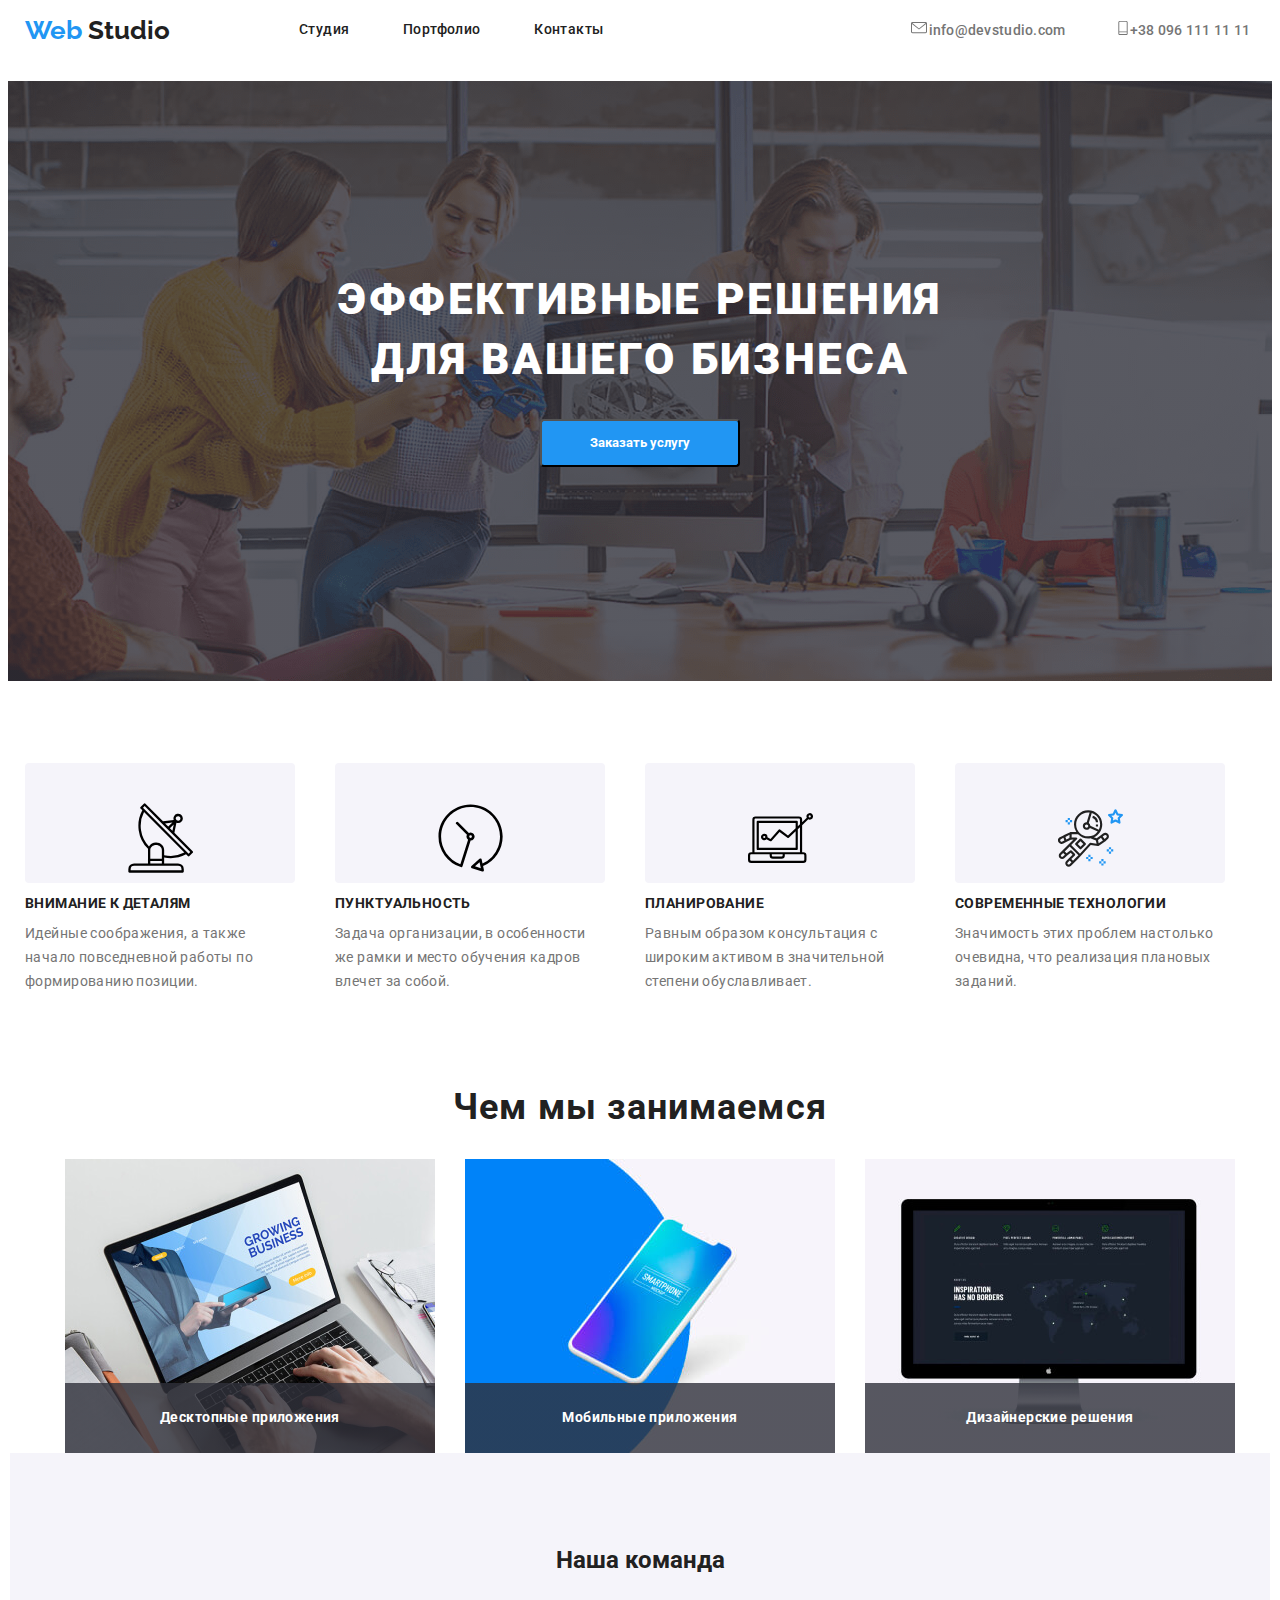
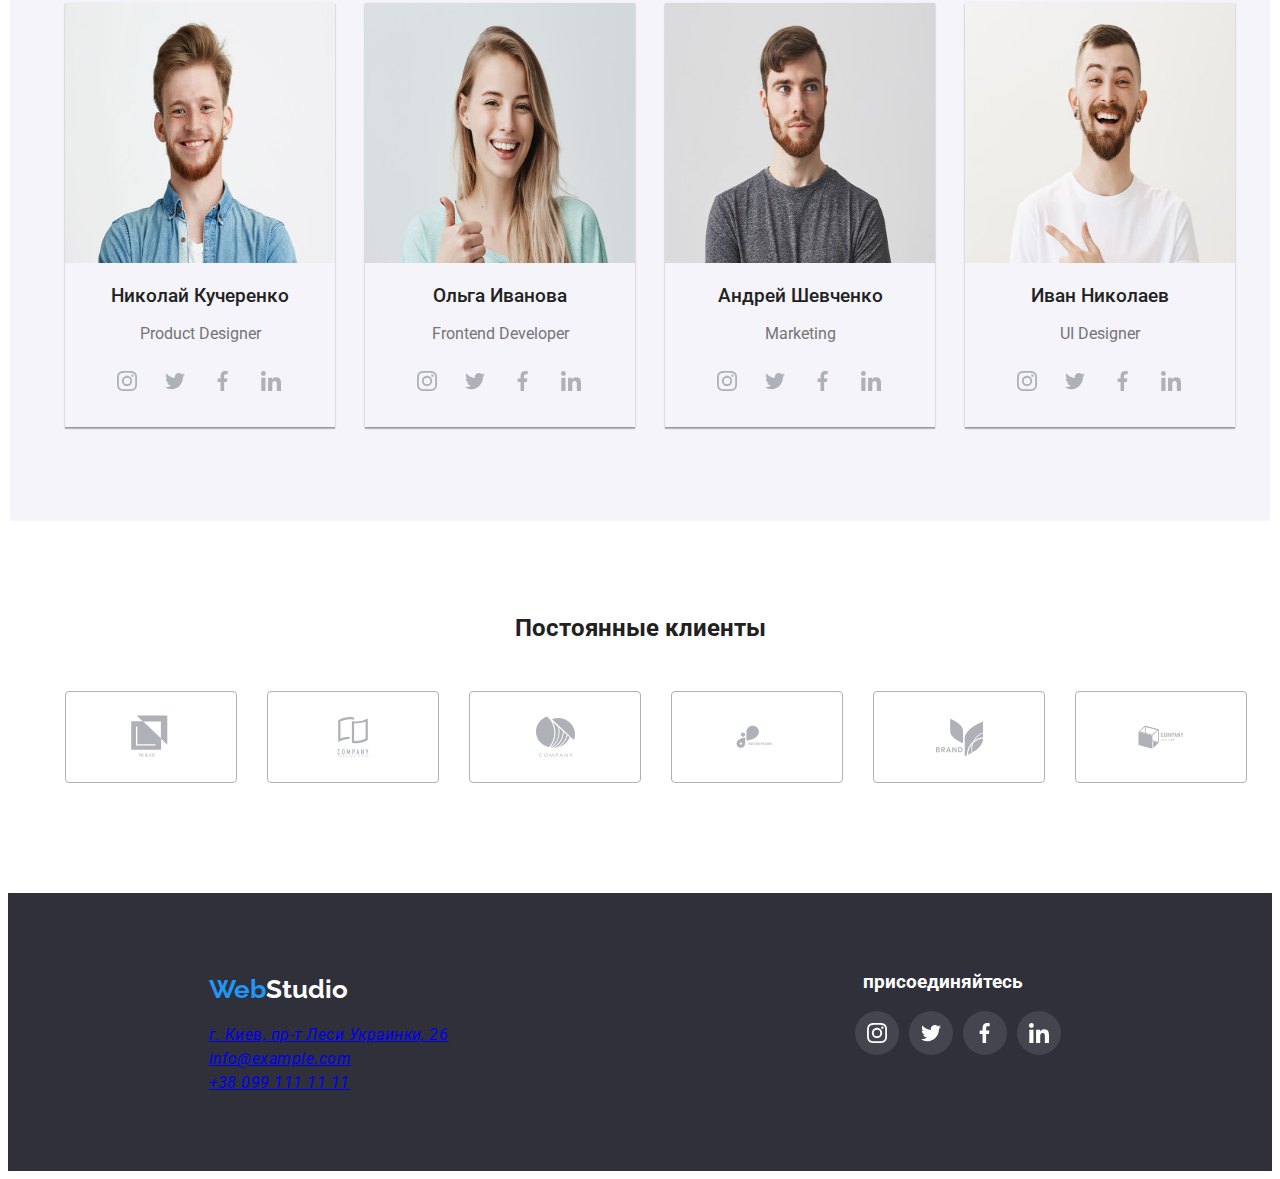
<file: index.html>
<!DOCTYPE html>
<html lang="ru">

<head>
    <meta charset="UTF-8" />
    <meta name="viewport" content="width=device-width, initial-skale=1.0" />
    <meta http-equiv="X-UA-Compatible" content="ie=edge" />
    <title>Web studio</title>
    <link
        href="https://fonts.googleapis.com/css2?family=Raleway:wght@700&family=Roboto:ital,wght@0,500;0,700;0,900;1,400&display=swap"
        rel="stylesheet">
    <link href="https://github.com/necolas/normalize.css/blob/master/normalize.css" />
    <link rel="stylesheet" href="./css/styles.css" />
</head>

<body>
    <header>
        <div class="container header">
            <a href="./" class="logo"><span class="accent">Web</span> Studio</a>
            <nav>
                <ul class="nav">
                    <li class="nav">Студия</li>
                    <li class="nav"><a href="./portfolio.html" class="nav">Портфолио</a></li>
                    <li class="nav">Контакты</li>
                </ul>
            </nav>
            <div class="box-kontakt">
                <div class="icon-kontakt">
                    <svg width="20" height="16" class="icon kontakt">
                        <use href="./images/symbol-defs1.svg#icon-envelope-hover"></use>
                    </svg>
                </div>
                <a class="email" href="maito:info@devstudio.com">info@devstudio.com</a>
                <div class="icon-kontakt">
                    <svg width="14" height="16" class="icon kontakt">
                        <use href="./images/symbol-defs1.svg#icon-Vector"></use>
                    </svg>
                </div>
                <a href="tel:+380961111111" class="phone">+38 096 111 11 11</a>
            </div>
        </div>
    </header>

    <main>
        <section class="hero-section">
            <div class="container hero">
                <h1 class="hero-title">Эффективные решения для вашего бизнеса</h1>
                <button class="button-hero">Заказать услугу</button>
            </div>
        </section>

        <section class="advantages-section">
            <div class="container advantages">
                <ul class="advantages-item">
                    <li class="advantages-list">
                        <div class="advantages-icon">
                            <svg width="65" hidden="70" class="icon">
                                <use href="./images/symbol-defs1.svg#icon-Vector-1"></use>
                            </svg>
                        </div>
                        <h2 class="advantages-title">Внимание к деталям</h2>
                        <p class="advantages-text">
                            Идейные соображения, а также начало повседневной работы по
                            формированию позиции.
                        </p>
                    </li>
                    <li class="advantages-list">
                        <div class="advantages-icon">
                            <svg width="65" hidden="70" class="icon">
                                <use href="./images/symbol-defs1.svg#icon-Vector-2"></use>
                            </svg>
                        </div>
                        <h2 class="advantages-title">Пунктуальность</h2>
                        <p class="advantages-text">
                            Задача организации, в особенности же рамки и место обучения кадров
                            влечет за собой.
                        </p>
                    </li>
                    <li class="advantages-list">
                        <div class="advantages-icon">
                            <svg width="65" hidden="70" class="icon">
                                <use href="./images/symbol-defs1.svg#icon-Vector-3"></use>
                            </svg>
                        </div>
                        <h2 class="advantages-title">Планирование</h2>
                        <p class="advantages-text">
                            Равным образом консультация с широким активом в значительной степени
                            обуславливает.
                        </p>
                    </li>
                    <li class="advantages-list">
                        <div class="advantages-icon">
                            <svg width="65" hidden="70" class="icon star">
                                <use href="./images/symbol-defs1.svg#icon-astronaut-1"></use>
                            </svg>
                        </div>
                        <h2 class="advantages-title">Современные технологии</h2>
                        <p class="advantages-text">
                            Значимость этих проблем настолько очевидна, что реализация плановых
                            заданий.
                        </p>
                    </li>
                </ul>
            </div>
        </section>

        <section>
            <div class="container doing">
                <h2 class="doing-title">Чем мы занимаемся</h2>
                <ul class="doing-item">
                    <li class="doing-list desktop"><span class="text-doing">Десктопные приложения</span></li>
                    <li class="doing-list mobile"><span class="text-doing">Мобильные приложения</span></li>
                    <li class="doing-list design"><span class="text-doing">Дизайнерские решения</span></li>
                </ul>
            </div>
        </section>

        <section class="command-section">
            <div class="container command">
                <h2 class="command-title">Наша команда</h2>
                <ul class="command-item">
                    <li class="command-list"><img src="./images/img(1).jpg" width="270" height="260"
                            alt="Николай Кучеренко" />
                        <div class="name">
                            <h3 class="command-name">Николай Кучеренко</h3>
                            <p lang="en" class="command-profession">Product Designer</p>
                        </div>
                        <ul>
                            <li class="command-link">
                                <a href="https://www.instagram.com/" target="blank" rel="noopener noreferrer"
                                    aria-label="ссылка Инстаграм">
                                    <div class="icon-link">
                                        <svg weight="20" height="20" class="icon networks">
                                            <use href="./images/symbol-defs1.svg#icon-instagram-2"></use>
                                        </svg>
                                    </div>
                                </a>
                            </li>

                            <li class="command-link">
                                <a href="https://twitter.com/" target="blank" rel="noopener noreferrer"
                                    aria-label="ссылка Твиттер">
                                    <div class="icon-link">
                                        <svg weight="20" height="20" class="icon networks">
                                            <use href="./images/symbol-defs1.svg#icon-Vector-6"></use>
                                        </svg>
                                    </div>
                                </a>
                            </li>

                            <li class="command-link">
                                <a href="https://facebook.com/" target="_blank" rel="noopener noreferrer"
                                    aria-label="ссылка Фейсбук">
                                    <div class="icon-link">
                                        <svg weight="20" height="20" class="icon networks">
                                            <use href="./images/symbol-defs1.svg#icon-Vector-7"></use>
                                        </svg>
                                    </div>
                                </a>
                            </li>

                            <li class="command-link">
                                <a href="https://www.linkedin.com/" target="_blank" rel="noopener noreferrer"
                                    aria-label="ссылка Линкедин">
                                    <div class="icon-link">
                                        <svg weight="20" height="20" class="icon networks">
                                            <use href="./images/symbol-defs1.svg#icon-linkedin-1"></use>
                                        </svg>
                                    </div>
                                </a>
                            </li>
                        </ul>
                    </li>

                    <li class="command-list"><img src="./images/img (2).jpg" width="270" height="260"
                            alt="Ольга Иванова" />
                        <div class="name">
                            <h3 class="command-name">Ольга Иванова</h3>
                            <p lang="en" class="command-profession">Frontend Developer</p>
                        </div>
                        <ul>

                            <li class="command-link">
                                <a href="https://www.instagram.com/" target="_blank" rel="noopener noreferrer"
                                    aria-label="ссылка Инстаграм">
                                    <div class="icon-link">
                                        <svg weight="20" height="20" class="icon networks">
                                            <use href="./images/symbol-defs1.svg#icon-instagram-2"></use>
                                        </svg>
                                    </div>
                                </a>
                            </li>
                            <li class="command-link">
                                <a href="https://twitter.com/" target="_blank" rel="noopener noreferrer"
                                    aria-label="ссылка Твиттер">
                                    <div class="icon-link">
                                        <svg weight="20" height="20" class="icon networks">
                                            <use href="./images/symbol-defs1.svg#icon-Vector-6"></use>
                                        </svg>
                                    </div>
                                </a>
                            </li>

                            <li class="command-link">
                                <a href="https://facebook.com/" target="_blank" rel="noopener noreferrer"
                                    aria-label="ссылка Фейсбук">
                                    <div class="icon-link">
                                        <svg weight="20" height="20" class="icon networks">
                                            <use href="./images/symbol-defs1.svg#icon-Vector-7"></use>
                                        </svg>
                                    </div>
                                </a>
                            </li>

                            <li class="command-link">
                                <a href="https://www.linkedin.com/" target="_blank" rel="noopener noreferrer"
                                    aria-label="ссылка Линкедин">
                                    <div class="icon-link">
                                        <svg weight="20" height="20" class="icon networks">
                                            <use href="./images/symbol-defs1.svg#icon-linkedin-1"></use>
                                        </svg>
                                    </div>
                                </a>
                            </li>
                        </ul>
                    </li>

                    <li class="command-list"><img src="./images/img (3).jpg" width="270" height="260"
                            alt="Андрей Шевченко" />
                        <div class="name">
                            <h3 class="command-name">Андрей Шевченко</h3>
                            <p lang="en" class="command-profession">Marketing</p>
                        </div>
                        <ul>
                            <li class="command-link">
                                <a href="https://www.instagram.com/" target="_blank" rel="noopener noreferrer"
                                    aria-label="ссылка Инстаграм">
                                    <div class="icon-link">
                                        <svg weight="20" height="20" class="icon networks">
                                            <use href="./images/symbol-defs1.svg#icon-instagram-2"></use>
                                        </svg>
                                    </div>
                                </a>
                            </li>

                            <li class="command-link">
                                <a href="https://twitter.com/" target="_blank" rel="noopener noreferrer"
                                    aria-label="ссылка Твиттер">
                                    <div class="icon-link">
                                        <svg weight="20" height="20" class="icon networks">
                                            <use href="./images/symbol-defs1.svg#icon-Vector-6"></use>
                                        </svg>
                                    </div>
                                </a>
                            </li>

                            <li class="command-link">
                                <a href="https://facebook.com/" target="_blank" rel="noopener noreferrer"
                                    aria-label="ссылка Фейсбук">
                                    <div class="icon-link">
                                        <svg weight="20" height="20" class="icon networks">
                                            <use href="./images/symbol-defs1.svg#icon-Vector-7"></use>
                                        </svg>
                                    </div>
                                </a>
                            </li>

                            <li class="command-link">
                                <a href="https://www.linkedin.com/" target="_blank" rel="noopener noreferrer"
                                    aria-label="ссылка Линкедин">
                                    <div class="icon-link">
                                        <svg weight="20" height="20" class="icon networks">
                                            <use href="./images/symbol-defs1.svg#icon-linkedin-1"></use>
                                        </svg>
                                    </div>
                                </a>
                            </li>
                        </ul>
                    </li>

                    <li class="command-list"><img src="./images/img (4).jpg" width="270" height="260"
                            alt="Иван Николаев" />
                        <div class="name">
                            <h3 class="command-name">Иван Николаев</h3>
                            <p lang="en" class="command-profession">UI Designer</p>
                        </div>
                        <ul>
                            <li class="command-link">
                                <a href="https://www.instagram.com/" target="_blank" rel="noopener noreferrer"
                                    aria-label="ссылка Инстаграм">
                                    <div class="icon-link">
                                        <svg weight="20" height="20" class="icon networks">
                                            <use href="./images/symbol-defs1.svg#icon-instagram-2"></use>
                                        </svg>
                                    </div>
                                </a>
                            </li>

                            <li class="command-link">
                                <a href="https://twitter.com/" target="_blank" rel="noopener noreferrer"
                                    aria-label="ссылка Твиттер">
                                    <div class="icon-link">
                                        <svg weight="20" height="20" class="icon networks">
                                            <use href="./images/symbol-defs1.svg#icon-Vector-6"></use>
                                        </svg>
                                    </div>
                                </a>
                            </li>

                            <li class="command-link">
                                <a href="https://facebook.com/" target="_blank" rel="noopener noreferrer"
                                    aria-label="ссылка Фейсбук">
                                    <div class="icon-link">
                                        <svg weight="20" height="20" class="icon networks">
                                            <use href="./images/symbol-defs1.svg#icon-Vector-7"></use>
                                        </svg>
                                    </div>
                                </a>
                            </li>

                            <li class="command-link">
                                <a href="https://www.linkedin.com/" target="_blank" rel="noopener noreferrer"
                                    aria-label="ссылка Линкедин">
                                    <div class="icon-link">
                                        <svg weight="20" height="20" class="icon networks">
                                            <use href="./images/symbol-defs1.svg#icon-linkedin-1">
                                            </use>
                                        </svg>
                                    </div>
                                </a>
                            </li>
                        </ul>
                    </li>
                </ul>
            </div>
        </section>

        <section class="clients">
            <div class="container">
                <h2 class="clients-title">Постоянные клиенты</h2>
                <ul class="clients-item">
                    <li class="clients-list">
                        <div class="icon-list">
                            <svg width="44" height="49" class="icon-clients">
                                <use href="./images/symbol-defs1.svg#icon-logo-1"></use>
                            </svg>
                        </div>
                    </li>
                    <li class="clients-list">

                        <div class="icon-list">
                            <svg width="40" height="52" class="icon-clients">
                                <use href="./images/symbol-defs1.svg#icon-logo-2"></use>
                            </svg>
                        </div>

                    </li>
                    <li class="clients-list">
                        <div class="icon-list">
                            <svg width="41" height="42" class="icon-clients">
                                <use href="./images/symbol-defs1.svg#icon-logo-3"></use>
                            </svg>
                        </div>
                    </li>
                    <li class="clients-list">
                        <div class="icon-list">
                            <svg width="79" height="42" class="icon-clients">
                                <use href="./images/symbol-defs1.svg#icon-logo-4"></use>
                            </svg>
                        </div>
                    </li>
                    <li class="clients-list">
                        <div class="icon-list">
                            <svg width="59" height="47" class="icon-clients">
                                <use href="./images/symbol-defs1.svg#icon-logo-5"></use>
                            </svg>
                        </div>
                    </li>
                    <li class="clients-list">
                        <div class="icon-list">
                            <svg width="88" height="45" class="icon-clients">
                                <use href="./images/symbol-defs1.svg#icon-logo-6"></use>
                            </svg>
                        </div>
                    </li>
                </ul>
            </div>
        </section>
    </main>

    <footer class="nav-footer">
        <div class="container navigation">
            <div class="left">
                <h2 class="logo bottom"><span class="accent">Web</span> <span class="akcent">Studio</span></h2>
                <address>
                    <ul class="nav-footer-kontakt">
                        <li class="nav-footer-kontakt"><a href="https://goo.gl/maps/2qimGoq5Yz48F1Sd9"
                                class="address">г. Киев,
                                пр-т Леси
                                Украинки, 26</a></li>
                        <li class="nav-footer-kontakt"><a href="mailto:info@example.com">info@example.com</a></li>
                        <li class="nav-footer-kontakt"><a href="tel:+380991111111">+38 099 111 11 11</a></li>
                    </ul>
                </address>
            </div>

            <div class="right">
                <h3 class="nav-footer-title">присоединяйтесь</h3>
                <ul class="nav-footer-link">
                    <li class="nav-footer-link"><a href="https://www.instagram.com/" target="_blank"
                            rel="noopener noreferrer" aria-label="ссылка Инстаграм">
                            <div class="link-icon-footer">
                                <svg width="20" heigth="20" class="icon-footer">
                                    <use href="./images/symbol-defs1.svg#icon-instagram-2"></use>
                                </svg>
                            </div>
                        </a></li>
                    <li class="nav-footer-link"><a href="https://twitter.com/" target="_blank" rel="noopener noreferrer"
                            aria-label="ссылка Твиттер">
                            <div class="link-icon-footer">
                                <svg width="20" heigth="20" class="icon-footer">
                                    <use href="./images/symbol-defs1.svg#icon-Vector-6"></use>
                                </svg>
                            </div>
                        </a></li>
                    <li class="nav-footer-link"><a href="https://facebook.com/" target="_blank"
                            rel="noopener noreferrer" aria-label="ссылка Фейсбук">
                            <div class="link-icon-footer">
                                <svg width="20" heigth="20" class="icon-footer">
                                    <use href="./images/symbol-defs1.svg#icon-Vector-7"></use>
                                </svg>
                            </div>
                        </a></li>
                    <li class="nav-footer-link"><a href="https://www.linkedin.com/" target="_blank"
                            rel="noopener noreferrer" aria-label="ссылка Линкедин">
                            <div class="link-icon-footer">
                                <svg width="20" heigth="20" class="icon-footer">
                                    <use href="./images/symbol-defs1.svg#icon-linkedin-1"></use>
                                </svg>
                            </div>
                        </a></li>
                </ul>
            </div>
        </div>
    </footer>
</body>

</html>
</file>
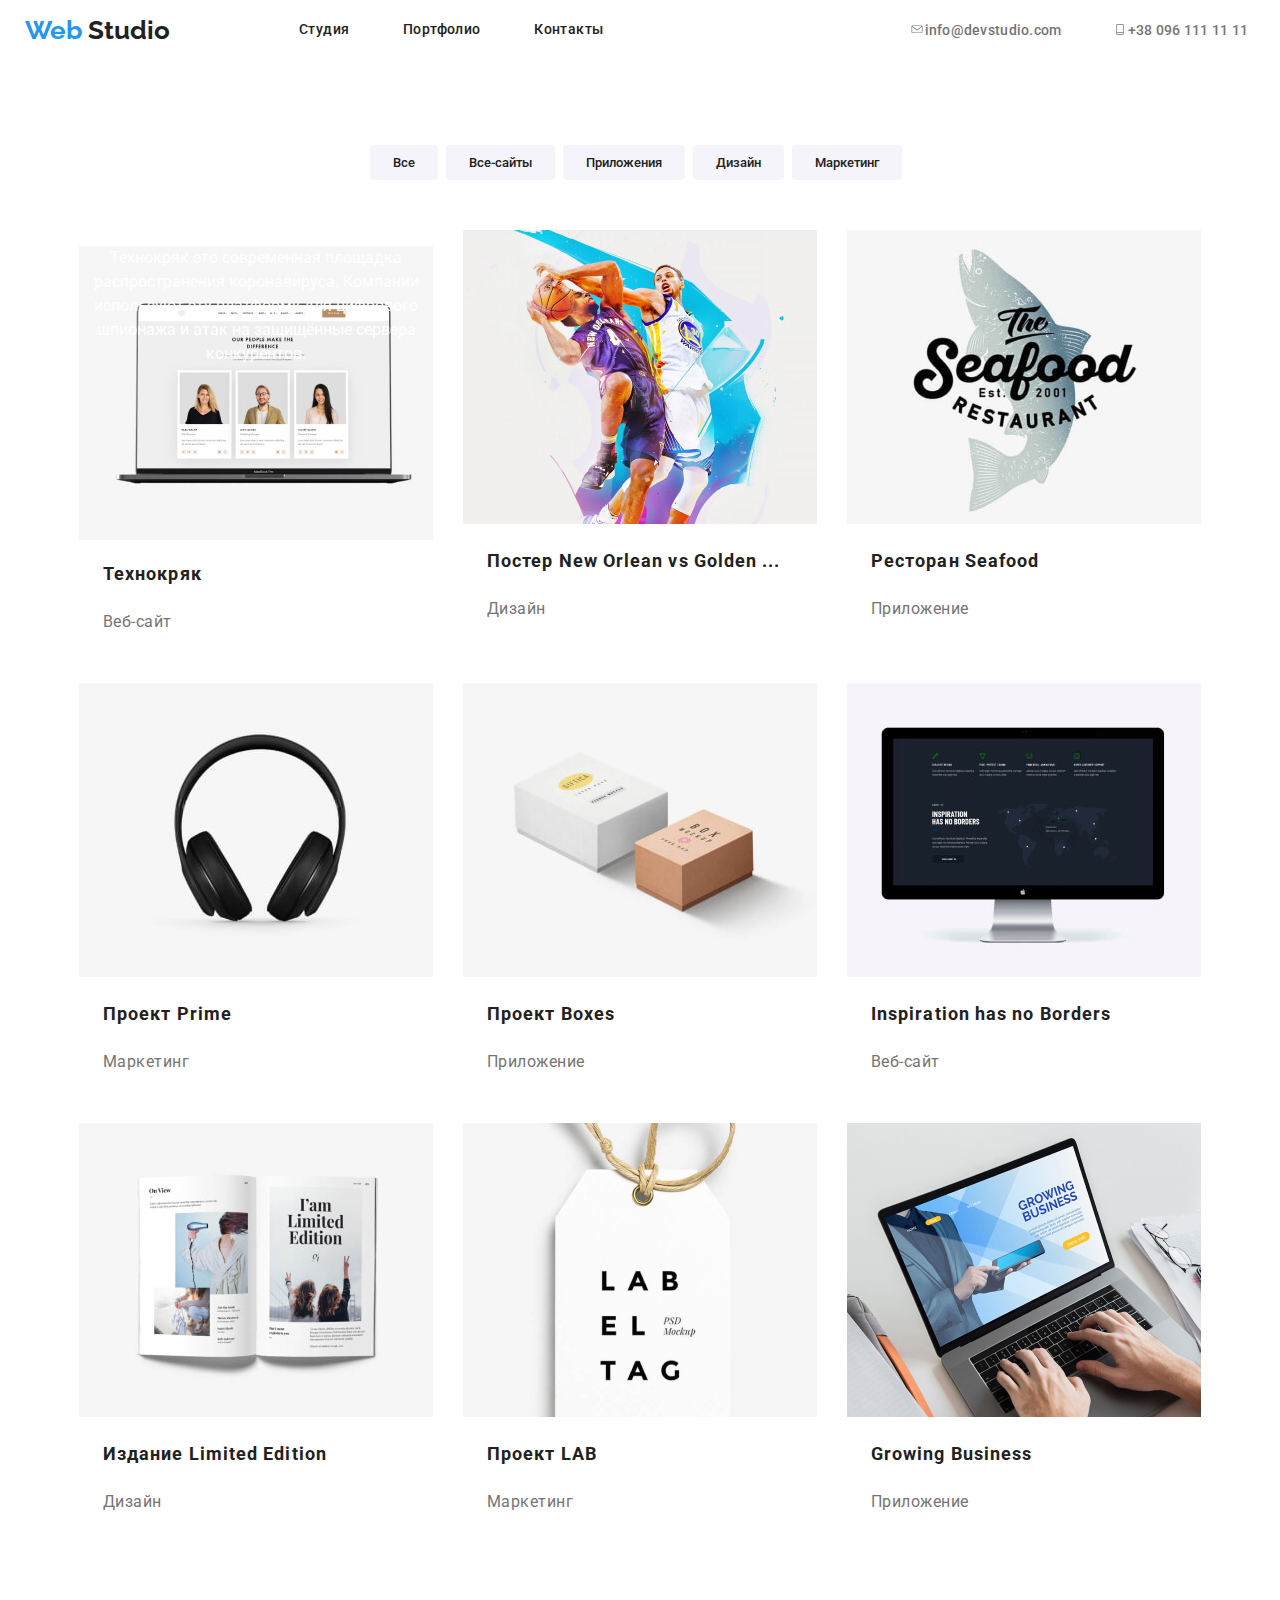
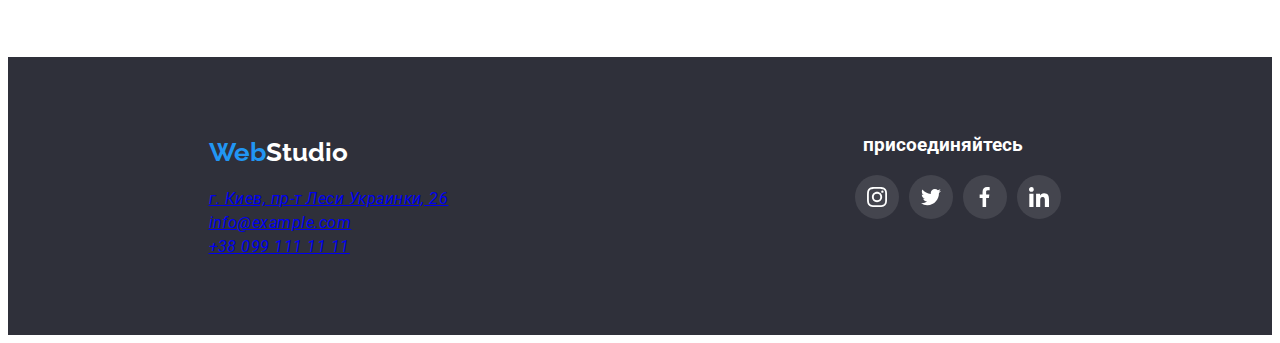
<file: portfolio.html>
<!DOCTYPE html>
<html lang="ru">

<head>
    <meta charset="UTF-8" />
    <meta name="viewport" content="width=device-width, initial-skale=1.0" />
    <meta http-equiv="X-UA-Compatible" content="ie=edge" />
    <title>Web studio</title>
    <link
        href="https://fonts.googleapis.com/css2?family=Raleway:wght@700&family=Roboto:ital,wght@0,500;0,700;0,900;1,400&display=swap"
        rel="stylesheet">
    <link href="https://github.com/necolas/normalize.css/blob/master/normalize.css" />
    <link rel=" stylesheet" href="./css/styles.css" />
</head>

<body>
    <header>
        <div class="container header">
            <a href="./" class="logo"><span class="accent">Web</span> Studio</a>
            <nav>
                <ul class="nav">
                    <li class="nav"><a href="./index.html" class="nav">Студия</a></li>
                    <li class="nav">Портфолио</li>
                    <li class="nav">Контакты</li>
                </ul>
            </nav>
            <div class="box-kontakt">
                <div class="icon-kontakt">
                    <svg width="16" height="11" class="icon kontakt">
                        <use href="./images/symbol-defs1.svg#icon-envelope-hover"></use>
                    </svg>
                </div>
                <a href="maito:info@devstudio.com" class="email">info@devstudio.com</a>
                <div class="icon-kontakt">
                    <svg width="16" height="11" class="icon kontakt">
                        <use href="./images/symbol-defs1.svg#icon-Vector"></use>
                    </svg>
                </div>
                <a href="tel:+380961111111" class="phone">+38 096 111 11 11</a>
            </div>
        </div>
    </header>

    <main>
        <section class="page-menu">
            <div class="container">
                <ul class="page-item">
                    <li class="page-list"><button class="page-menu-title">Все</button></li>
                    <li class="page-list"><button class="page-menu-title">Все-сайты</button></li>
                    <li class="page-list"><button class="page-menu-title">Приложения</button></li>
                    <li class="page-list"><button class="page-menu-title">Дизайн</button></li>
                    <li class="page-list"><button class="page-menu-title">Маркетинг</button></li>
                </ul>
            </div>
        </section>

        <section class="portfolio">
            <div class="container">
                <ul class="portfolio-item">
                    <li class="portfolio-list">
                        <div class="item">
                            <p class="portfolio-hero">
                                Технокряк это современная площадка распространения коронавируса. Компании используют эту
                                платформу для цифрового
                                шпионажа и атак на защищённые сервера конкурентов.
                            </p>
                            <h2 class="portfolio-title">Технокряк</h2>
                            <p class="portfolio-services">Веб-сайт</p>
                        </div>
                    </li>
                    <li class="portfolio-list">
                        <div class="item">
                            <img src="./images/img(5).jpg" width="354" height="294" alt="Постер New Orlean vs Golden" />
                            <h2 class="portfolio-title">Постер New Orlean vs Golden ...</h2>
                            <p class="portfolio-services">Дизайн</p>
                        </div>
                    </li>
                    <li class="portfolio-list">
                        <div class="item">
                            <img src="./images/img(6).jpg" width="354" height="294" alt="Логотип ресторана" />
                            <h2 class="portfolio-title">Ресторан Seafood</h2>
                            <p class="portfolio-services">Приложение</p>
                        </div>
                    </li>
                    <li class="portfolio-list">
                        <div class="item">
                            <img src="./images/img (7).jpg" width="354" height="294" alt="Наушники" />
                            <h2 class="portfolio-title">Проект Prime</h2>
                            <p class="portfolio-services">Маркетинг</p>
                        </div>
                    </li>
                    <li class="portfolio-list">
                        <div class="item">
                            <img src="./images/img (8).jpg" width="354" height="294" alt="Boxes" />
                            <h2 class="portfolio-title">Проект Boxes</h2>
                            <p class="portfolio-services">Приложение</p>
                        </div>
                    </li>
                    <li class="portfolio-list">
                        <div class="item">
                            <img src="./images/img (9).jpg" width="354" height="294" alt="Открытая веб-страница" />
                            <h2 class="portfolio-title">Inspiration has no Borders</h2>
                            <p class="portfolio-services">Веб-сайт</p>
                        </div>
                    </li>
                    <li class="portfolio-list">
                        <div class="item">
                            <img src="./images/img (10).jpg" width="354" height="294" alt="Книги" />
                            <h2 class="portfolio-title">Издание Limited Edition</h2>
                            <p class="portfolio-services">Дизайн</p>
                        </div>
                    </li>
                    <li class="portfolio-list">
                        <div class="item">
                            <img src="./images/img (11).jpg" width="354" height="294" alt="Бирка" />
                            <h2 class="portfolio-title">Проект LAB</h2>
                            <p class="portfolio-services">Маркетинг</p>
                    </li>

                    <li class="portfolio-list">
                        <div class="item">
                            <img src="./images/img (12).jpg" width="354" height="294" alt="Бизнес" />
                            <h2 class="portfolio-title">Growing Business</h2>
                            <p class="portfolio-services">Приложение</p>
                        </div>
                    </li>
                </ul>
            </div>
            </div>
        </section>
    </main>
    <footer class="nav-footer">
        <div class="container navigation">
            <div class="left">
                <h2 class="logo bottom"><span class="accent">Web</span> <span class="akcent">Studio</span></h2>
                <address>
                    <ul class="nav-footer-kontakt">
                        <li class="nav-footer-kontakt adress"><a href="https://goo.gl/maps/2qimGoq5Yz48F1Sd9">г. Киев,
                                пр-т Леси
                                Украинки, 26</a></li>
                        <li class="nav-footer-kontakt"><a href="mailto:info@example.com">info@example.com</a></li>
                        <li class="nav-footer-kontakt"><a href="tel:+380991111111">+38 099 111 11 11</a></li>
                    </ul>
                </address>
            </div>

            <div class="right">
                <h3 class="nav-footer-title">присоединяйтесь</h3>
                <ul class="nav-footer-link">
                    <li class="nav-footer-link"><a href="https://www.instagram.com/" target="blank"
                            rel="noopener noreferrer" aria-label="ссылка Инстаграм">
                            <div class="link-icon-footer">
                                <svg width="20" heigth="20" class="icon-footer">
                                    <use href="./images/symbol-defs1.svg#icon-instagram-2"></use>
                                </svg>
                            </div>
                        </a></li>
                    <li class="nav-footer-link"><a href="https://twitter.com/" target="blank" rel="noopener noreferrer"
                            aria-label="ссылка Твиттер">
                            <div class="link-icon-footer">
                                <svg width="20" heigth="20" class="icon-footer">
                                    <use href="./images/symbol-defs1.svg#icon-Vector-6"></use>
                                </svg>
                            </div>
                        </a></li>
                    <li class="nav-footer-link"><a href="https://facebook.com/" target="blank" rel="noopener noreferrer"
                            aria-label="ссылка Фейсбук">
                            <div class="link-icon-footer">
                                <svg width="20" heigth="20" class="icon-footer">
                                    <use href="./images/symbol-defs1.svg#icon-Vector-7"></use>
                                </svg>
                            </div>
                        </a></li>
                    <li class="nav-footer-link"><a href="https://www.linkedin.com/" target="blank"
                            rel="noopener noreferrer" aria-label="ссылка Линкедин">
                            <div class="link-icon-footer">
                                <svg width="20" heigth="20" class="icon-footer">
                                    <use href="./images/symbol-defs1.svg#icon-linkedin-1"></use>
                                </svg>
                            </div>
                        </a></li>
                </ul>
            </div>
        </div>
    </footer>

</body>

</html>
</file>
<file: css/styles.css>
.html{
    box-sizing: border-box;
}

.body{
    font-family: Roboto, Raleway;
    font-size: 14px;
    line-height: 1.625;
    letter-spacing: 0.02em;
    text-decoration: none;
    cursor: none;
}

.container{
    width: 1230px;
    padding-left: 15px;
    padding-right: 15px;
    margin-left: auto;
    margin-right: auto;
    /*outline: 2px solid tomato;*/
}
:root{
    --main-text-color: #757575;
    --title-text-color:  #212121;
}

/*--STUDIO--*/

/*--HEADER--*/

.header{
    display: flex;
    align-items: center;
   /* outline: 2px solid tomato;*/
}

.nav{
    display: inline-block;
    margin-right: 0;
}

.nav+.nav{
    margin-left: 50px;
}

.logo{
    margin-right: 81px;
    width: 153px;
    font-family: Raleway;
    font-weight: bold;
    font-size: 26px;
    line-height: 1.1;
    color: var(--title-text-color);
    text-decoration: none;
    /*outline: 2px solid tomato;*/
}

.accent{ 
    color: #2196F3;;
}

.nav {
    font-family: Roboto;
    font-weight: 500;
    font-size: 14px;
    line-height: 1.14;
    letter-spacing: 0.03em;
    color: var(--title-text-color);
    text-decoration: none;
    /*outline: 2px solid tomato;*/
}

.nav:focus,
.nav:hover {
    color: #2196F3;
}

.box-kontakt{
    display: inline-block;
    margin-right: 0;
    margin-left: 295px;
    justify-content: end;
    align-items: center;
    /*outline: 2px solid tomato;*/
}

.phone,
.email {
   font-family: Roboto;
   font-weight: 500;
   font-size: 14px;
   line-height: 16px;
   letter-spacing: 0.02em;

   text-decoration: none;
   cursor: none;
   color: var(--main-text-color);
}

.phone{
    margin-right: 0;
    /*outline: 2px solid tomato;*/
}

.email{
    margin-right: 50px;
    /*outline: 2px solid tomato;*/
}

.email:hover,
.phone:hover{
    color: #2196F3;
}

.box-kontakt{
    display: flex;
    margin-right: 0;
    margin-left: 305px;
    padding-left:0;
    align-items: center;
}


.icon.kontakt{
    display: inline-block;
    fill: #757575;
    align-items: center;
}


.box-kontakt.icon-kontakt:hover path{
    fill: #2196F3;
}

.kontakt:hover{
    fill: #2196F3;
}

.kontakt{
    fill: #757575;
}

/*--HERO--*/

.hero{
    width: 1600px;
    height: 600px;
   
    text-align: center;
    background-image:  linear-gradient(rgba(47, 48, 58, 0.8) 0%, rgba(47, 48, 58, 0.8) 100%),
    url(../images/hero2.img.png);
    width: auto;
    height: 600px;
    margin: auto;
    background-repeat: no-repeat;
    background-position: center;
    background-size: cover;
    text-align: center;
}

.hero-section{
    text-align: center;
    margin-bottom: 82px;

    /*outline: 2px solid tomato;*/
}

.hero-title {
    margin-left: auto;
    margin-right: auto;
    padding-top: 188px;
    width: 696px;
    margin-bottom: 30px;
    white-space: wrap;

    font-family: Roboto;
    font-weight: 900;
    font-size: 44px;
    line-height: 60px;
    letter-spacing: 0.06em;
    color: #ffffff;
    text-decoration: none;
    text-align: center;
    text-transform: uppercase;
    /*background-color: #2196F3;*/
   /* outline: 2px solid tomato;*/
}

.button-hero {
    margin: 0;
    min-width: 200px;
    padding: 10px 32px;
    border-radius: 4px;
    text-align: center;
    font-family: Roboto;
    font-weight: bold;
    line-height: 1.8;
    color: #ffffff ;
    background-color: #2196F3;
   /* outline: 2px solid tomato;*/
}

/*--ADVANTAGES--*/

.advantages-item{
    display: flex;
    padding: 0;
    margin-top: 0;
    justify-content: space-between;
    align-self: center;
   /* outline: 2px solid tomato; */
}

.advantages-list:ntn-last-child{
    margin-right: 0;
}

.advantages-item:nth-last-child(-n+2){
    margin-bottom: 0;
}

.advantages-title {
    width: 270px;
    margin-bottom: 10px;
    text-align: start;
    align-items: center;

    font-family: Roboto;
    font-weight: bold;
    line-height: 1.142;
    font-size: 14px;
    letter-spacing: 0.03em;
    text-transform: uppercase;
    letter-spacing: 0.03em;
    color:var(--title-text-color);
    text-decoration: none;
    /*outline: 2px solid tomato;*/
}

.advantages-text {
    width: 270px;
    margin-top: 0;
    margin-bottom: 0em;
    text-align: start;
    white-space: wrap;

    font-family: Roboto;
    font-weight: normal;
    font-size: 14px;
    line-height: 24px;
    letter-spacing: 0.03em;
    color: var(--main-text-color);
    /*outline: 2px solid tomato;*/
}

.advantages-list{
    display: block;
    width: 270px;
    margin-right: 30px;
    justify-content: space-between;
   /* outline: 2px solid tomato;*/
}

.advantages-list:ntn(:last-child){
    margin-right: 0;
}

.icon{
    display: flex;
    fill: black;
    margin-left: auto;
    margin-right: auto;
    margin:auto;

}

.advantages-icon{
    display:block ;
    width: 270px;
    height: 120px;
    background-color: #F5F4FA ;
    border-radius: 4px;
}

/*--DOING--*/

.doing-title{
    margin-top: 0;
    padding-top: 94px;

    font-family: Roboto;
    font-weight: bold;
    font-size: 36px;
    line-height: 1.166;
    letter-spacing: 0.03em;
    text-align: center;
    color: var(--title-text-color);

   
   /* outline: 2px solid tomato;*/
}

.doing-item{
    display: flex;
    margin-bottom: 0;
    margin-top: 0;
    margin-left: auto;
    margin-right: auto;
}

.doing-list{
    display: inline-block;
    width: 370px;
    margin-right: 30px;
    text-align: center ;


    font-family: Roboto;
    font-weight: bold;
    font-size: 14px;
    line-height: 1.14;
    letter-spacing: 0.03em;
    color: white;
    background-color: rgba(47, 48, 58, 0.8);
    /*outline: 2px solid tomato;*/
}

.doing-list:nth-last-child(-n+1){
    margin-right: 0;
}

.doing-list.desktop{
    width: 370px;
    height: 294px;
    background-image: url(../images/doing1.jpg.jpg);
}

.doing-list.mobile{
    width: 370px;
    height: 294px;
    background-image: url(../images/doing2.jpg.jpg);
}

.doing-list.design{
    width: 370px;
    height: 294px;
    background-image: url(../images/doing3.jpg.jpg);
}

.text-doing{
    display: block;
    width: 370px;
    text-align: center;
    background-image: linear-gradient(rgba(47, 48, 58, 0.8) 0%, rgba(47, 48, 58, 0.8) 100%);
    margin-top: 224px;
    padding-top: 27px;
    padding-bottom: 27px;
}

/*--COMMAND--*/

.command{
    background-color: #F5F4FA;;
}

.command-item{
    display: flex;
    margin-top: 0;
    margin-left: auto;
    margin-right: auto;
}

.command-item:nth-child(2n){
    margin-right: 0;
}

.command-item:nth-last-child(-n+2){
    margin-bottom: 0;
}

.command-list{
    display: inline-block;
    margin-right: 30px;
    margin-bottom: 94px;
    box-shadow: 0px 1px 3px rgba(0, 0, 0, 0.12), 0px 1px 1px rgba(0, 0, 0, 0.14), 0px 2px 1px rgba(0, 0, 0, 0.2);
   /* outline: 2px solid tomato;*/
}

.command-list:nth-last-child(-n+1){
    margin-right: 0;
}

.name{
    display: block;
    text-align: center;
}

.command-link{
    display: inline-block;
}

.command-title {
    margin-bottom: 30px;
    margin-top: 0;
    padding-top: 94px;
    font-family: Roboto;
    font-weight: bold;
    line-height: 1.1;
    color: var(--title-text-color);
    text-align: center;
}

.command-name {
    font-family: Roboto;
    font-weight: 500;
    line-height: 1.1;
    text-align: center;
    color: var(--title-text-color);
}

.command-profession {
    font-family: Roboto;
    font-weight: normal;
    line-height: 1.1;
    text-align: center;
    color: var(--main-text-color);
}

.command-link:hover,
.command-link:active {
    color:#2196F3 ;
}

.icon-link{
    display: flex;
    width: 44px;
    height: 44px;
    margin-bottom: 24px;
    border-radius: 50%;
    justify-content: center;   
}

.networks{
    margin-top: 12px;
    fill: #AFB1B8;
}

.icon-link:hover{
    background-color: #2196F3;
}

.icon.networks:hover{
    fill: #ffffff;
}

/*--CLIENTS--*/

.clients-title {
    margin-top: 0;
    margin-bottom: 50px;
    padding-top: 94px;

    font-family: Roboto;
    font-weight: bold;
    line-height: 1.1;
    text-align: center;
    color: var(--title-text-color);
}

.clients-item{
    display: flex;
}

.clients-list{
    display: flex;
}

.icon-list{
    display: flex;
    width: 170px;
    height: 90px;
    margin-right: 30px;
    margin-bottom: 94px;

    border: 1px solid #AFB1B8;
    border-radius: 4px;
    justify-content: center;
}

.icon-list:ntn-last-child{
    margin-right: 0;
}

.icon-clients{
    fill: #AFB1B8;
    margin: auto;   
}

.icon-list:hover{
    border: 1px solid #2196F3;
}

.icon-clients:hover{
    fill: #2196F3 ;
}


 /*--FOOTER--*/

 .bottom{
     display: flex;
     padding-top: 60px;
     margin-bottom: 20px;
     align-content: flex-start;
 }

.akcent{
    color: #ffffff;
} 

.nav-footer {
    background-color: #2F303A;
}

.left{
    display:block;
    margin-left: 0px;
    align-content:start;
    /*outline: 2px solid tomato;*/
}

.adress {
    text-align: start;
    font-family:Roboto;
    font-weight: normal;
    line-height: 1.7;
    color: #ffffff;
    list-style: none;
    text-decoration: none;
    cursor: none;
}

.nav-footer-kontakt{
    display: block;
    padding-left: 0;
    
    font-family: Roboto;
    font-weight: normal;
    line-height: normal;
    letter-spacing: 0.03em;
    line-height: 24px;
    font-style: none;
    text-decoration: none;
    list-style: none;
    cursor: none;
    color: var(--main-text-color);
}

.nav-footer-kontakt:focus,
.nav-footer-kontakt:active {
    color:#2196F3;
}

.navigation{
    display: flex;
    justify-content: space-around;
}

.nav-footer-title {
    padding-top: 60px;
    font-family: Roboto;
    font-weight: bold;
    line-height: 1.1;
    text-align: center;
    color: #ffffff;
}

.nav-footer-link {
    display: flex;
}

.link-icon-footer{
    display: flex;
    width: 44px;
    height: 44px;
    margin-right: 10px;
    margin-bottom: 100px;

    background-color:rgba(255, 255, 255, 0.1);
    border-radius: 50%;
    justify-content:center;
}

.link-icon-footer:ntn-last-child{
    margin-right: 0;
}

.icon-footer{
    fill: #ffffff;
}

.link-icon-footer:hover{
    background-color: #2196F3;;
}

/*--PORTFOLIO--*/
 
/*--PAGE-MENU--*/

.page-item{
    display: flex;
    justify-content: center;
    margin-bottom: 0;
    margin-top: 0;
    padding-left: 0;
    /*outline: 2px solid tomato;*/
}

.page-menu-title {
    margin-right: 8px;
    padding: 6px 22px;
    border-radius: 4px;
    font-family: Roboto;
    font-weight: 500;
    line-height: 1.6;
    text-align: center;
    color: var(--title-text-color);
    background-color: #F5F4FA;
    border: 1px solid transparent
}

.page-list{
    display: inline-block;
    padding-top: 93px;
}

.page-item:not(:last-child){
    margin-right: 0;
}

.page-menu-title:focus,
.page-menu-title:active {
    color: #ffffff;
    background-color: #2196F3;
}
 /*--PORTFOLIO images--*/

.portfolio-item{
    display: flex;
    flex-wrap: wrap;
    margin-top: 0;
    margin-bottom: 0;
    margin-left: auto;
    margin-right: auto;
    padding-left: 0;
    padding-top: 50px;
    margin-bottom: 94px;
    justify-content: center;
    /*outline: 2px solid tomato;*/
}

.portfolio-list:nth-child(3n){
    margin-right: 0;
}
.portfolio-list{
    display: inline-block;
    margin-right: 30px;
    margin-bottom: 30px;
    /*outline: 2px solid tomato;*/
}

.portfolio-list:hover{
    box-shadow: 0px 1px 1px rgba(0, 0, 0, 0.12), 0px 4px 4px rgba(0, 0, 0, 0.06), 1px 4px 6px rgba(0, 0, 0, 0.16);
}

.portfolio-item.advantages-item:nth-child(){
    margin-right: 0;
}

.portfolio-hero {
    width: 354px;
    height: 294px;
    font-family: Roboto;
    font-weight: normal;
    line-height: 1.5;
    text-align: center;
    color: #ffffff;
    background-image: url(../images/img\(13\).jpg);
    /*background: rgba(33, 150, 243, 0.9);*/

}

.portfolio-title {
    padding-left: 24px;
    font-family: Roboto;
    font-weight: bold;
    font-size: 18px;
    letter-spacing: 0.06em;
    line-height: 2;
    color:var(--title-text-color) ;
}

.portfolio-services {
    padding-left: 24px;
    font-family: Roboto;
    font-weight: normal;
    font-size: 16px;
    letter-spacing: 0.03em;
    line-height: 1.8;
    color: var(--main-text-color);
}
 .item{
     display: block;
 }
</file>
